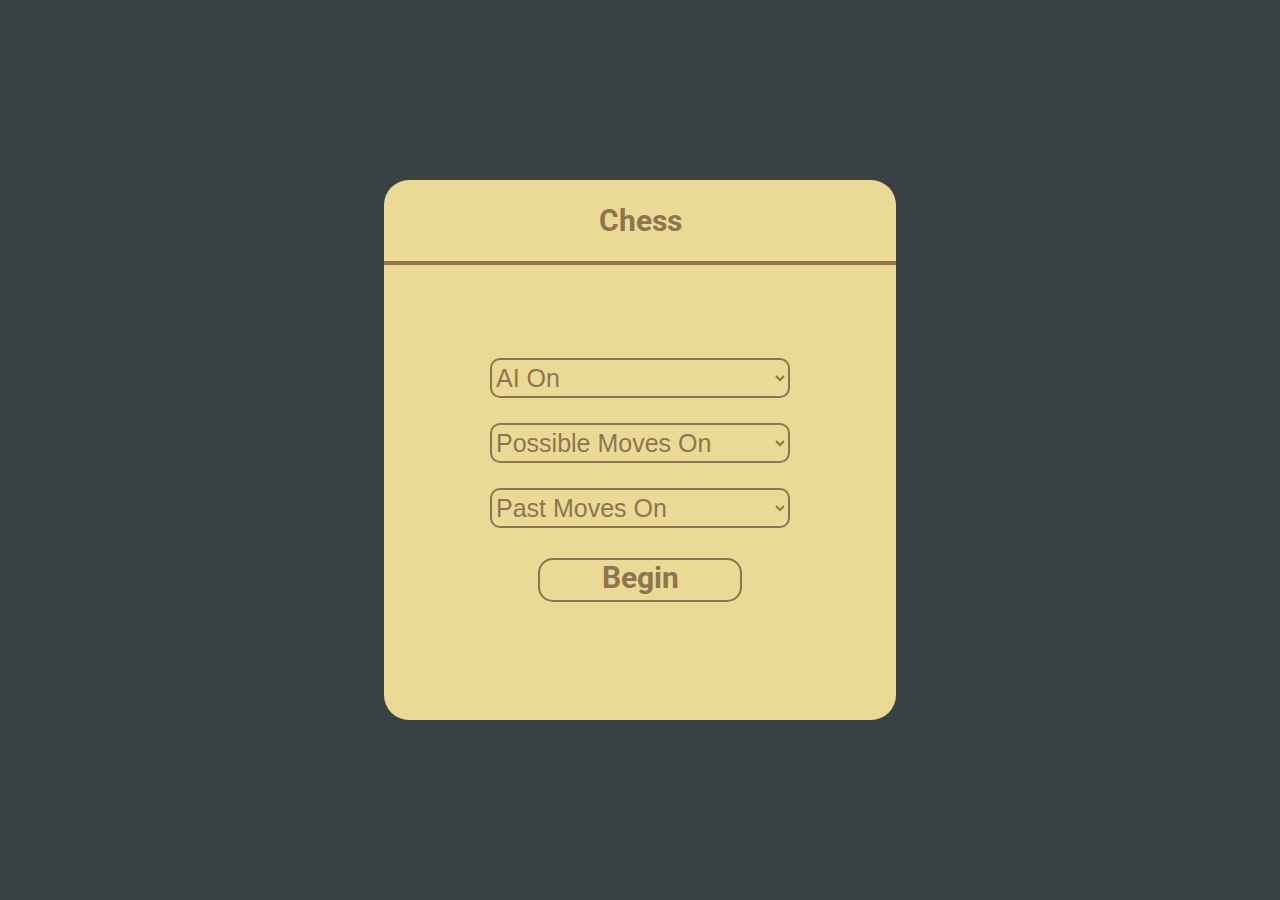
<file: index.html>
<html>
    <head>
        <link rel="stylesheet" href="styles.css">
        <link rel="preconnect" href="https://fonts.googleapis.com">
<link rel="preconnect" href="https://fonts.gstatic.com" crossorigin>
<link href="https://fonts.googleapis.com/css2?family=Roboto&display=swap" rel="stylesheet">
 
    </head>
 
    <body>
        <div class="main">
            <div class="center-holder">
                <div class="one">
                    <h3 id="title">Chess</h3>
                </div>
                <div class="two">
                   
                    <select name="ai" id="ai">
                      <option value="1">AI On</option>
                      <option value="0">AI Off</option>
                     
                    </select>
                    <select name="move" id="m">
                        <option value="m1">Possible Moves On</option>
                        <option value="m0">Possbile Moves Off</option>
                       
                      </select>
                      <select name="moveo" id="mo">
                        <option value="m1">Past Moves On</option>
                        <option value="m0">Past Moves Off</option>
                       
                      </select>
                      <h3 id="begin" onclick="navigate()">Begin</h3>
                </div>
                <div class="three">
                 
                </div>
 
            </div>
        </div>
        <script>
            function navigate(){
                let ai = document.getElementById("ai").value;
                let move = document.getElementById("m").value;
                let moveo = document.getElementById("mo").value;
                let a;
                let m;
                let mo;
                if(ai === "1"){
                    a = true;
                }
                else{
                    a = false;
                }
               
                if(move === "m1"){
                    m = true;
                }
                else{
                    m = false;
                }
                if(moveo === "m1"){
                    mo = true;
                }
                else{
                    mo = false;
                }
                window.location.href = "./chess.html?ai=" + a + "&sm=" + m + "&mo=" + mo;
            }
        </script>
        </body>
        </html>
</file>
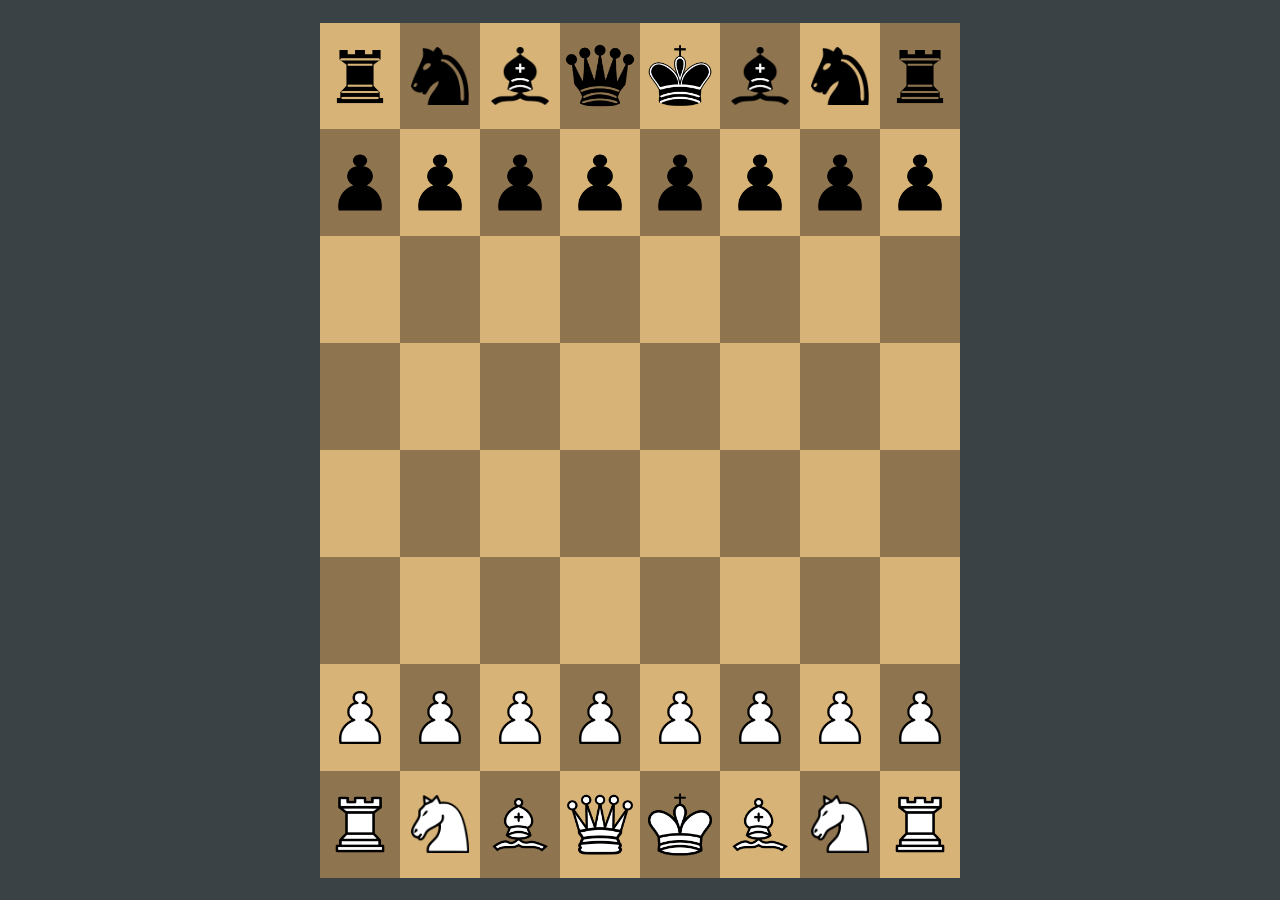
<file: chess.html>
<html>
    <head>
        <link rel="stylesheet" href="styles.css">
        <link rel="preconnect" href="https://fonts.googleapis.com">
<link rel="preconnect" href="https://fonts.gstatic.com" crossorigin>
<link href="https://fonts.googleapis.com/css2?family=Roboto&display=swap" rel="stylesheet">

    </head>

    <body>
        <div class="main">
            <div class="side" id="left">
                <!-- <h2>AI</h2>
                <input type="checkbox" id="myCheck" onclick="aichange()">
                -->
            </div>
        <div class="holder" id="holder">     
        </div>
        <div class="side" id="right">
            <h1 id="b"></h1>
            <h1 id="w"></h1>
        </div>
    </div>
    <script>
        let rook63Moved = false;
        let king60Moved = false;
        let rook56Moved = false;
        let rook7Moved = false;
        let rook0Moved = false;
        let king4Moved = false;
        let prevMove;
        let bCheck = false;
        let wCheck = false;
        let castled = false;
        const queryString = window.location.search;
        const urlParams = new URLSearchParams(queryString);
        let ai;
        let sm;
        let mo;
        if(urlParams.get('ai') === "true"){
            ai = true;
        }
        else{
            ai = false;
        }
    if(urlParams.get('sm') === "true"){
        sm = true;
    }
    else{
        sm = false;
    }
    if(urlParams.get('mo') === "true"){
        mo = true;
    }
    else{
        mo = false;
    }
        let chessGrid = [[['w', 0, 'br', []], ['b', 1, 'bk', []], ['w', 2, 'bb', []], ['b', 3, 'bq', []], ['w', 4, 'bki', []], ['b', 5, 'bb', []], ['w', 6, 'bk', []], ['b', 7, 'br', []]],
                         [['b', 8, 'bp', []], ['w', 9, 'bp', []], ['b', 10, 'bp', []], ['w', 11, 'bp', []], ['b', 12, 'bp', []], ['w', 13, 'bp'], ['b', 14, 'bp', []], ['w', 15, 'bp', []]],
                         [['w', 16, '', []], ['b', 17, '', []], ['w', 18, '', []], ['b', 19, '', []], ['w', 20, '', []], ['b', 21, '', []], ['w', 22, '', []], ['b', 23, '', []]],
                         [['b', 24, '', []], ['w', 25, '', []], ['b', 26, '', []], ['w', 27, '', []], ['b', 28, '', []], ['w', 29, '', []], ['b', 30, '', []], ['w', 31, '', []]],
                         [['w', 32, '', []], ['b', 33, '', []], ['w', 34, '', []], ['b', 35, '', []], ['w', 36, '', []], ['b', 37, '', []], ['w', 38, '', []], ['b', 39, '', []]],
                         [['b', 40, '', []], ['w', 41, '', []], ['b', 42, '', []], ['w', 43, '', []], ['b', 44, '', []], ['w', 45, '', []], ['b', 46, '', []], ['w', 47, '', []]],
                         [['w', 48, 'wp', []], ['b', 49, 'wp', []], ['w', 50, 'wp', []], ['b', 51, 'wp', []], ['w', 52, 'wp', []], ['b', 53, 'wp', []], ['w', 54, 'wp'], ['b', 55, 'wp', []]],
                         [['b', 56, 'wr', []], ['w', 57, 'wk', []], ['b', 58, 'wb', []], ['w', 59, 'wq', []], ['b', 60, 'wki', []], ['w', 61, 'wb', []], ['b', 62, 'wk'], ['w', 63, 'wr', []]]]
        let gridNum = 64;
        let rowCount = 8;
        let whiteTurn = true;
        let iArray = [0,1,2,3,4,5,6,7,8,9,10,11,12,13,14,15,16,17,18,19,20,21,22,23,24,25,26,27,28,29,30,31,32,33,34,35,36,37,38,39,40,41,42,43,44,45,46,47,48,49,50,51,52,53,54,55,56,57,58,59,60,61,62,63];
        let dif = true;

        let nId = iArray[Math.floor(Math.random() * iArray.length)];
        while(dif){
        for(let i = 0; i < iArray.length; i++){
            if(iArray[i] === nId){
                if(i === 0){
                iArray.splice(0, 1);
               
                }
                else{
                    iArray.splice(i, i);
                }
                nId = iArray[Math.floor(Math.random() * iArray.length)];
            }
        }
        if(iArray.length === 0){
            dif = false;
         //   alert("0");
        }
       
    }
        createGrid();
        allLegalMoves(chessGrid);
       
       // alert(chessGrid[1][1][3][1]);
        function createGrid(){
            document.getElementById("holder").style.setProperty("--grid-count", rowCount);
            for(let i = 0; i < chessGrid.length; i++){
                for(let x = 0; x < chessGrid[i].length; x++){
                let box = document.createElement("div");
                if(chessGrid[i][x][0] === 'w'){
                    box.classList.add("box-white");
                    box.classList.add("box");
                   
                }
                else{
                    box.classList.add("box-black");
                    box.classList.add("box");   
                }
                var img = document.createElement("img");
                if(chessGrid[i][x][2] == 'wq'){     
                         img.src = "wq.png";
                         img.classList.add("chess");
                    }
                    else if(chessGrid[i][x][2] == 'wp'){
                         var img = document.createElement("img");
                         img.src =  "wp.png";
                         img.classList.add("chess_pawn");  
                    }
                    else if(chessGrid[i][x][2] == 'wki'){
                         var img = document.createElement("img");
                         img.src = "wki.png";
                         img.classList.add("chess");  
                    }
                    else if(chessGrid[i][x][2] == 'wb'){
                         var img = document.createElement("img");
                         img.src = "wb.png";
                         img.classList.add("chess");  
                    }
                    else if(chessGrid[i][x][2] == 'wk'){
                         var img = document.createElement("img");
                         img.src = "wk.png";
                         img.classList.add("chess_knight");  
                    }
                    else if(chessGrid[i][x][2] == 'wr'){
                         var img = document.createElement("img");
                         img.src = "wr.png";
                         img.classList.add("chess");  
                    }
                    else  if(chessGrid[i][x][2] == 'bq'){     
                         img.src = "bq.png";
                         img.classList.add("chess");
                    }
                    else if(chessGrid[i][x][2] == 'bp'){
                         var img = document.createElement("img");
                         img.src = "bp.png";
                         img.classList.add("chess");  
                    }
                    else if(chessGrid[i][x][2] == 'bki'){
                         var img = document.createElement("img");
                         img.src = "bki.png";
                         img.classList.add("chess");  
                    }
                    else if(chessGrid[i][x][2] == 'bb'){
                         var img = document.createElement("img");
                         img.src = "bb.png";
                         img.classList.add("chess_bishop");  
                    }
                    else if(chessGrid[i][x][2] == 'bk'){
                         var img = document.createElement("img");
                         img.src = "bk.png";
                         img.classList.add("chess_knight");  
                    }
                    else if(chessGrid[i][x][2] == 'br'){
                         var img = document.createElement("img");
                         img.src = "br.png";
                         img.classList.add("chess");  
                    }
                    if(img.src){
                    box.appendChild(img);
                    }
                    box.addEventListener("click", function(){
                    alertId(this.id);
                 });
                box.id = chessGrid[i][x][1];
                document.getElementById("holder").appendChild(box);
                }
            }
        }
        let prev = -1;
        let currPiece = '';
        function inCheck(color, grid, futureChecking){
            let check = false;
            if(color === 'w'){
                let kingId;
                for(let i = 0; i < grid.length; i++){
                for(let x = 0; x < grid[i].length; x++){
                    if(grid[i][x][2] === 'wki'){
                       kingId = grid[i][x][1];
                    }
                }
            }
                for(let i = 0; i < grid.length; i++){
                for(let x = 0; x < grid[i].length; x++){
                    if(grid[i][x][2].charAt(0) === 'b'){
                        if(checkLegalMove(grid[i][x][1], kingId, grid[i][x][2], grid, true, false)){
                            check = true;
                            wCheck = true;
                        }
                    }
                }
            }
           
        }
        else{
            let kingId;
                for(let i = 0; i < grid.length; i++){
                for(let x = 0; x < grid[i].length; x++){
                    if(grid[i][x][2] === 'bki'){
                       kingId = grid[i][x][1];
                    }
                }
            }
                for(let i = 0; i < grid.length; i++){
                for(let x = 0; x < grid[i].length; x++){
                    if(chessGrid[i][x][2].charAt(0) === 'w'){
                        if(checkLegalMove(grid[i][x][1], kingId, grid[i][x][2], grid, true, false)){
                            check = true;
                            bCheck = true;
                        }
                    }
                }
            }
          
        }
        return check;
    }
        function alertId(e){ 
           
            let piece;
                 for(let i = 0; i < chessGrid.length; i++){
                for(let x = 0; x < chessGrid[i].length; x++){
                    if(chessGrid[i][x][1] == parseInt(e)){
                        piece = chessGrid[i][x][2];
                    }
                }
            }   
            if(piece !== '' && prev < 0){
                document.getElementById(e).classList.remove("box-white");
                document.getElementById(e).classList.remove("box-black");
                document.getElementById(e).classList.add("box-selected");
                let color;
                if(prev > -1){
                    
                    for(let i = 0; i < chessGrid.length; i++){
                      for(let x = 0; x < chessGrid[i].length; x++){
                    if(chessGrid[i][x][1] == prev){
                        color = chessGrid[i][x][0];
                        currPiece = chessGrid[i][x][2];
                       // alert(currPiece);
                    }
                }
                
            }   
            document.getElementById(prev).classList.remove("box-selected");
                if(color === 'w'){
                    document.getElementById(prev).classList.add("box-white");
                   
                }
                else{
                    document.getElementById(prev).classList.add("box-black");
                    
                }
               
                prev = parseInt(e);
                }
                else{

                
                prev = parseInt(e);
                for(let i = 0; i < chessGrid.length; i++){
                      for(let x = 0; x < chessGrid[i].length; x++){
                    if(chessGrid[i][x][1] == prev){
                        currPiece = chessGrid[i][x][2];
                       // alert(currPiece);
                    }
                }
            }
            let idArray;
            for(let i = 0; i < chessGrid.length; i++){
                      for(let x = 0; x < chessGrid[i].length; x++){
                    if(chessGrid[i][x][1] === prev){
                      idArray = chessGrid[i][x][3];
                    }
                }
            }
            if(sm){
            for(let z = 0; z < idArray.length; z++){
                for(let i = 0; i < chessGrid.length; i++){
                      for(let x = 0; x < chessGrid[i].length; x++){
                    if(chessGrid[i][x][1] === idArray[z]){
                        if(chessGrid[i][x][0] === "w"){
                        document.getElementById(idArray[z]).classList.add("box-possible");
                        }
                        else{
                            document.getElementById(idArray[z]).classList.add("box-possibleB");
                        }
                        document.getElementById(idArray[z]).classList.remove("box");
                        document.getElementById(idArray[z]).classList.remove("box-black");
                        document.getElementById(idArray[z]).classList.remove("box-prev");
                      
                    }
                }
            }
            }
        }

                }
                
            }
            
            else{
               
                if(currPiece !== ''){
            if(parseInt(e) !== prev){
                    let move = false;
                if(whiteTurn){
                    if(currPiece.charAt(0) === 'w'){
                       move = true;
                    }
                }
                else{
                    if(currPiece.charAt(0) === 'b'){
                       move = true;
                       
                    }
                }
                if(move && checkLegalMove(prev, parseInt(e), currPiece, chessGrid, false, true)){
                
                 makeMove(prev, parseInt(e), currPiece);
                
               
                 if(currPiece === 'wr' && prev === 63){
                    rook63Moved = true;
                 }
                 if(currPiece === 'wr' && prev === 56){
                    rook56Moved = true;
                 }
                 if(currPiece === 'br' && prev === 7){
                    rook7Moved = true;
                 }
                 if(currPiece === 'br' && prev === 0){
                    rook0Moved = true;
                 }
                 if(currPiece === 'wki'){
                    king60Moved = true;
                 }
                 if(currPiece === 'bki'){
                    king4Moved = true;
                 }      
                 let z;
                 for(let i = 0; i < chessGrid.length; i++){
                      for(let x = 0; x < chessGrid[i].length; x++){
                        if(chessGrid[i][x][1] === parseInt(e)){
                            z = x;
                        }
                      }
                    }
                 prevMove = [prev, parseInt(e), currPiece, z];
                 allLegalMoves(chessGrid);
                 whiteTurn = !whiteTurn;
                    if(!whiteTurn){
                        if(ai){
                            setTimeout(() => {  makeRandomMove("b", chessGrid);   allLegalMoves(chessGrid);}, 250);  
                     
                        }
                    }
                    allLegalMoves(chessGrid);
                }
               
            }
                currPiece = '';
                let color;
                for(let i = 0; i < chessGrid.length; i++){
                      for(let x = 0; x < chessGrid[i].length; x++){
                    if(chessGrid[i][x][1] == prev){
                        color = chessGrid[i][x][0];
                       
                       // alert(currPiece);
                    }
                }
            }
            for(let i = 0; i < chessGrid.length; i++){
                      for(let x = 0; x < chessGrid[i].length; x++){
                        if(sm){
                        document.getElementById(chessGrid[i][x][1]).classList.remove("box-possible");
                        document.getElementById(chessGrid[i][x][1]).classList.remove("box-possibleB");
                        }
                         if(chessGrid[i][x][0] === 'w'){
                    document.getElementById(chessGrid[i][x][1]).classList.add("box-white");
                }
                else{
                    document.getElementById(chessGrid[i][x][1]).classList.add("box-black");
                }
                      }
                    }
                    
                document.getElementById(prev).classList.remove("box-selected");
                if(color === 'w'){
                    document.getElementById(prev).classList.add("box-white");
                }
                else{
                    document.getElementById(prev).classList.add("box-black");
                }
               
                prev = -1;
            }

            }
           
           
           
        }
       function checkLegalMove(prevId, newId, piece, grid, checking, wantToMove){
        
        let legal = true;
        let piece2 = '';
        let p = getPiece(piece);
        let c = piece.charAt(0);
        let white = false;
        let rN = 0;
        let rP = 0;
        let cN = 0;
        let cP = 0;
        let prevSquareColor = '';
        let newSquareColor = '';
        let iValue;
        let xValue;  
       
        for(let i = 0; i < grid.length; i++){
                      for(let x = 0; x < grid[i].length; x++){
                    if(grid[i][x][1] == newId){
                   
                       piece2 = grid[i][x][2];
                      
                       rN = i;
                       cN = x;
                       newSquareColor = grid[i][x][0];
                       // alert(currPiece);
                    }
                    else if(grid[i][x][1] == prevId){
                       
                        rP = i;
                        cP = x;
                        prevSquareColor = grid[i][x][0];
                        iValue = i;
                        xValue = x;
                    }
                }
            }
          if(wantToMove){
           // alert(cP + " " + cN);
          }
        if(c === 'w'){
            white = true;
        }
        let queenLegal1 = true;
        let queenLegal2 = true;
        if(p === 'pawn'){
            if(!white){
                
               if(prevId > newId){
               
                legal = false;
               }
               if((newId - prevId) % 8 !== 0){
                if(piece2 !== ''){
                    if(newId - prevId !== 7 && newId - prevId !== 9){
                        legal = false;
                    }
                    
                    if((cP === 0 && cN === 7) || (cN === 0 && cP === 7)){
                        
                        legal = false;
                    }
                }
                else{
                    legal = false;
                }
               
               }
               else{
                if(piece2 !== ''){
                   
                        legal = false;
                    
                }
               }
               if(prevId > 7 && prevId < 16){
                if(newId > 31){
                    
                    legal = false;
                }
                for(let i = 0; i < grid.length; i++){
                    for(let x = 0; x < grid[i].length; x++){
                        if(grid[i][x][1] === prevId + 8){
                            if(grid[i][x][2] !== ''){
                                legal = false;
                            }
                        }
                       
                    }
                }
                
               }
               if(prevId > 15){
                 if(newId - prevId !== 8){
                    if(piece2 !== ''){
                    if(newId - prevId !== 7 && newId - prevId !== 9){
                        
                        legal = false;
                    }
                    if((cP === 0 && cN === 7) || (cN === 0 && cP === 7)){
                        legal = false;
                    }
                }
                else{
                    legal = false;
                }
                 }
                 else{
                if(piece2 !== ''){
                   
                        legal = false;
                    
                }
               }
               }
               if(prevMove){
              if(prevMove[2] === 'wp'){
               
                if(prevMove[0] - prevMove[1] === 16){
                    
                    if(((prevId === prevMove[1] + 1) || prevId === prevMove[1] - 1) && Math.abs(cP - prevMove[3]) !== 7){
                      
                       if(newId === prevMove[1] + 8){
                       
                         legal = true;
                         if(wantToMove){
                         deletePiece(prevMove[1]);
                        }
                       }
                    }
                    
                }
                
              }
            }
              
            }
            else{
                if(prevId < newId){
                    legal = false;
                }
                if((prevId - newId) % 8 !== 0){
                    if(piece2 !== ''){
                    if(prevId - newId !== 7 && prevId - newId !== 9){
                        legal = false;
                    }
                    if((cP === 0 && cN === 7) || (cN === 0 && cP === 7)){
                        legal = false;
                    }
                }
                else{
                    legal = false;
                }
               
               }
               else{
                if(piece2 !== ''){
                   
                        legal = false;
                    
                }
               }
               if(prevId > 47 && prevId < 56){
                if(newId < 32){
                    legal = false;
                }
                for(let i = 0; i < grid.length; i++){
                    for(let x = 0; x < grid[i].length; x++){
                        if(grid[i][x][1] === prevId - 8){
                            if(grid[i][x][2] !== ''){
                                legal = false;
                            }
                            
                        }
                    }
                }
               }
               if(prevId < 47){
                if(prevId - newId !== 8){
                    if(piece2 !== ''){
                    if(prevId - newId !== 7 && prevId - newId !== 9){
                      
                        legal = false;
                    }
                }
                else{
                    legal = false;
                }
                 }
                 else{
                if(piece2 !== ''){
                   
                        legal = false;
                    
                }
               }
               }
               if(prevMove){
              if(prevMove[2] === 'bp'){
               
                if(prevMove[1] - prevMove[0] === 16){
                    if((prevId === prevMove[1] + 1 || prevId === prevMove[1] - 1) && Math.abs(cP - prevMove[3]) !== 7){
                       
                       
                        
                       if(newId === prevMove[1] - 8){
                        
                         legal = true;
                         if(wantToMove){
                         deletePiece(prevMove[1]);
                        }
                       
                       }
                    
                    }
                    
                }
              }
            }
            }
            if(cN === 7 && cP === 0){
                legal = false;
            }
        }
        else if(p === 'king'){
           
            if(newId !== prevId + 1 && newId !== prevId - 1 && newId - prevId !== 8 && newId - prevId !== -8 && newId - prevId !== 9 && newId - prevId !== 7 && prevId - newId !== 9 && prevId - newId !== 7){
              
                legal = false;
            }
            if(Math.abs(cN - cP) === 7){
                legal = false;
            }
            if(white){
                if(!wCheck){
            if(p === 'king' && piece2 === 'wr'){
                if(grid[rN][cN][1] === 63){   
                    if(grid[rN][cN - 1][2] === '' && grid[rN][cN - 2][2] === ''){
                        if(!king60Moved && !rook63Moved){
                            if(wantToMove){
                               
                        makeMove(60, 62, 'wki');
                        makeMove(63, 61, 'wr');
                        castled = true;
                            }
                            return true;
                        }
                    }
                }
            }
             if(p === 'king' && piece2 === 'wr'){
                if(grid[rN][cN][1] === 56){   
                    if(grid[rN][cN + 1][2] === '' && grid[rN][cN + 2][2] === '' && grid[rN][cN + 3][2] === ''){
                        if(!king60Moved && !rook56Moved){
                            if(wantToMove){
                        makeMove(60, 58, 'wki');
                        makeMove(56, 59, 'wr');
                        castled = true;
                            }
                            return true;
                        }
                    }
                }
            }
        }
            }
            else{
                if(!bCheck){
            if(p === 'king' && piece2 === 'br'){
                if(grid[rN][cN][1] === 7){   
                    if(grid[rN][cN - 1][2] === '' && grid[rN][cN - 2][2] === ''){
                        if(!king4Moved && !rook7Moved){
                            if(wantToMove){
                        makeMove(4, 6, 'bki');
                        makeMove(7, 5, 'br');
                        castled = true;
                            }
                            return true;
                        }
                    }
                }
            }
             if(p === 'king' && piece2 === 'br'){
                if(grid[rN][cN][1] === 0){   
                    if(grid[rN][cN + 1][2] === '' && grid[rN][cN + 2][2] === '' && grid[rN][cN + 3][2] === ''){
                        if(!king4Moved && !rook0Moved){
                            if(wantToMove){
                        makeMove(4, 2, 'bki');
                        makeMove(0, 3, 'br');
                        castled = true;
                            }
                             return true;
                        }
                    }
                }
            }
        }
            }
        }    
        if(p === 'rook' || p === 'queen'){
           
           if(rN !== rP && cN !== cP){
           if(p === 'queen'){
            queenLegal1 = false;
           }
           else{
            legal = false;
           }
           }
           let vertPieces = [];
           let horzPieces = [];
           
           for(let i = 0; i < grid.length; i++){
            
           
            if(grid[i][cP][2] !== piece){
                vertPieces.push([grid[i][cP][1], grid[i][cP][2]]);
            }
            if(grid[rP][i][2] !== piece){
                horzPieces.push([grid[rP][i][1], grid[rP][i][2]]);
            }
        }
            if(rN === rP){
               
                for(let i = 0; i < horzPieces.length; i++){
                    
                       if(horzPieces[i][1] !== ''){
                        if((horzPieces[i][0] < prevId && horzPieces[i][0] > newId) || (horzPieces[i][0] > prevId && horzPieces[i][0] < newId)){
                            if(p === 'queen'){
                                 queenLegal1 = false;
                             }
                          else{
                             legal = false;
                         }
                        } 
                       }
                    
                }
            }
            else{
                for(let i = 0; i < vertPieces.length; i++){
                    
                    if(vertPieces[i][1] !== ''){
                     if((vertPieces[i][0] < prevId && vertPieces[i][0] > newId) || (vertPieces[i][0] > prevId && vertPieces[i][0] < newId)){
                        if(p === 'queen'){
                             queenLegal1 = false;
                             }
                          else{
                         legal = false;
                          }
                     } 
                    }
                 
             }
            }
           

            if(white){
                if(!wCheck){
            if(p === 'rook' && piece2 === 'wki'){
                if(grid[rN][cN][1] === 60){   
                    if(grid[rN][cN + 1][2] === '' && grid[rN][cN + 2][2] === ''){
                        if(!king60Moved && !rook63Moved){
                            if(wantToMove){
                        makeMove(60, 62, 'wki');
                        makeMove(63, 61, 'wr');
                        castled = true;
                            }

                            return false;
                        }
                    }
                }
            }
             if(p === 'rook' && piece2 === 'wki'){
                if(grid[rN][cN][1] === 60){   
                    if(grid[rN][cN - 1][2] === '' && grid[rN][cN - 2][2] === '' && grid[rN][cN - 3][2] === ''){
                        if(!king60Moved && !rook56Moved){
                            if(wantToMove){
                        makeMove(60, 58, 'wki');
                        makeMove(56, 59, 'wr');
                        castled = true;
                            }
                            return false;
                        }
                    }
                }
            }
            }
        }
            else{
                if(!bCheck){
               if(p === 'rook' && piece2 === 'bki'){
                   if(grid[rN][cN][1] === 4){   
                       if(grid[rN][cN + 1][2] === '' && grid[rN][cN + 2][2] === ''){
                           if(!king4Moved && !rook7Moved){
                            if(wantToMove){
                           makeMove(4, 6, 'bki');
                           makeMove(7, 5, 'br');
                           castled = true;
                            }
                            return false;
                           }
                       }
                   }
               }
                if(p === 'rook' && piece2 === 'bki'){
                   if(grid[rN][cN][1] === 4){   
                       if(grid[rN][cN - 1][2] === '' && grid[rN][cN - 2][2] === '' && grid[rN][cN - 3][2] === ''){
                           if(!king4Moved && !rook0Moved){
                            if(wantToMove){
                           makeMove(4, 2, 'bki');
                           makeMove(0, 3, 'br');
                            castled = true;
                            }
                            return false;
                           }
                       }
                   }
               }
               
               }
            }
            
       }   
        if(p === 'bishop' || p === 'queen'){
            if(prevSquareColor !== newSquareColor){
                if(p === 'queen'){
                    queenLegal2 = false;
                    
             }
             else{
            legal = false;
           }
            }
            if(Math.abs(rN - rP) !== Math.abs(cN - cP)){
                
                if(p === 'queen'){
                    queenLegal2 = false;
             }
             else{
            legal = false;
           }
            }
            let pieceArray = [];
            if(rN > rP && cN > cP){
                let x  = cP;
                for(let i = rP; i < rN; i++){  
                        if(x < 8 && grid[i][x][2] !== ''){
                            
                            if(grid[i][x][1] > prevId && grid[i][x][1] < newId){
                                if(p === 'queen'){
                    queenLegal2 = false;
             }
             else{
            legal = false;
           }
                            }
                        }
                      x++;
                    }  
            }
            else if(rN < rP && cN > cP){
                let x  = cP;
                for(let i = rP; i > 0; i--){  
                        if(x < 8 && grid[i][x][2] !== ''){
                            
                            if(grid[i][x][1] < prevId && grid[i][x][1] > newId){
                                if(p === 'queen'){
                    queenLegal2 = false;
             }
             else{
            legal = false;
           }
                            }
                        }
                      x++;
                    }  
            }
            else if(rN < rP && cN < cP){
                let x  = cP;
                for(let i = rP; i > 0; i--){  
                        if(x > 0 && grid[i][x][2] !== ''){
                            
                            if(grid[i][x][1] < prevId && grid[i][x][1] > newId){
                                if(p === 'queen'){
                    queenLegal2 = false;
             }
             else{
            legal = false;
           }
                            }
                        }
                      x--;
                    }  
            }
            if(rN > rP && cN < cP){
                let x  = cP;
                for(let i = rP; i < rN; i++){  
                        if(x > 0 && grid[i][x][2] !== ''){
                            
                            if(grid[i][x][1] > prevId && grid[i][x][1] < newId){
                                if(p === 'queen'){
                    queenLegal2 = false;
             }
             else{
            legal = false;
           }
                            }
                        }
                      x--;
                    }  
            }
            
           
        }
        if(p === 'queen'){
            
            if(!queenLegal1 && !queenLegal2){
                legal = false;
            }
        }
        if(p === 'knight'){
            if((rN !== rP - 2 || cN !== cP + 1) && (rN !== rP - 2 || cN !== cP - 1) && (rN !== rP + 2 || cN !== cP -1) && (rN !== rP + 2 || cN !== cP + 1) && (rN !== rP - 1 || cN !== cP + 2) && (rN !== rP + 1 || cN !== cP - 2) && (rN !== rP + 1 || cN !== cP + 2) && (rN !== rP - 1 || cN !== cP - 2) && (rN !== rP - 1 || cN !== cP + 2)){
                legal = false;
            }
            
        }
       
        if(piece2 !== '' && piece2.charAt(0) === piece.charAt(0)){
                legal = false;
            }
       if(!checking && legal){
            if(futureCheck(prevId, newId, piece, chessGrid)){
            legal = false;
        } 
    }
   
            return legal;
       }
       function futureCheck(pr, n, p, grid){
        let g = grid.map((subArray) => {
  return subArray.map((subSubArray) => {
    return subSubArray.slice();
  });
});
        for(let i = 0; i < g.length; i++){
            for(let x = 0; x < g[0].length; x++){
                if(g[i][x][1] === pr){
                    g[i][x][2] = '';
                }
                if(g[i][x][1] === n){
                    g[i][x][2] = p;
                }
            }
           
        } 
        if(inCheck(p.charAt(0), g, true)){
            console.log("t");
                return true;
            }
          
      // console.log(chessGrid);
      // console.log(g);
        return false;
       }
       function getPiece(piece){
        let fullPiece = '';
        if(piece.substring(1) === 'p'){
            fullPiece = "pawn";
        }
        else if(piece.substring(1) === 'k'){
             fullPiece = "knight";
        }
        else if(piece.substring(1) === 'b'){
            fullPiece = "bishop";
        }
        else if(piece.substring(1) === 'r'){
            fullPiece = "rook";
        }
        else if(piece.substring(1) === 'ki'){
            fullPiece = "king";
        }
        if(piece.substring(1) === 'q'){
             fullPiece = "queen";
        }
        return fullPiece;
       }
     function deletePiece(id){
        for(let i = 0; i < chessGrid.length; i++){
                for(let x = 0; x < chessGrid[i].length; x++){
                    if(chessGrid[i][x][1] === id){
                        chessGrid[i][x][2] = '';
                        var child = document.getElementById(id).lastElementChild; 
                         while (child) {
                              document.getElementById(id).removeChild(child);
                              child =  document.getElementById(id).lastElementChild;
                            }
                    }
                }
            }
     }
    
       function makeMove(prevId, newId, piece){
        if(!castled){
        
        hlPrev(prevId, newId);
        
        let white = false;
        if(piece.charAt(0) === 'w'){
            white = true;
        }
        for(let i = 0; i < chessGrid.length; i++){
                for(let x = 0; x < chessGrid[i].length; x++){
                    if(chessGrid[i][x][1] === prevId){
                        chessGrid[i][x][2] = '';
                         var child = document.getElementById(prevId).lastElementChild; 
                         while (child) {
                              document.getElementById(prevId).removeChild(child);
                              child =  document.getElementById(prevId).lastElementChild;
                            }

                    }
                    else if(chessGrid[i][x][1] === newId){
                        chessGrid[i][x][2] = piece;
                        var child = document.getElementById(newId).lastElementChild; 
                         while (child) {
                              document.getElementById(newId).removeChild(child);
                              child =  document.getElementById(newId).lastElementChild;
                            }
                            var img = document.createElement("img");
                            if(white){ 
                                img.src =   piece + ".png";
                            }
                            else{
                                img.src =   piece + ".png";
                            }
                           
                            if(piece === 'bk' || piece === 'wk'){
                                img.classList.add("chess_knight"); 
                            } 
                            else if(piece === 'wp'){
                                img.classList.add("chess_pawn"); 
                            } 
                            else if(piece === 'bb'){
                                img.classList.add("chess_bishop"); 
                            } 
                            else{
                                img.classList.add("chess"); 
                            }
                                document.getElementById(newId).appendChild(img);
                    }
                }
            }
            if(piece === 'wp'){
            if(newId > -1 && newId < 8){
                promote(newId, "wq");
            }
            }
            else if(piece === 'bp'){
            if(newId < 64 && newId > 55){
                promote(newId, "bq");
            }
            }
            evaluatePosition();
            inCheck('w', chessGrid, false);
            inCheck('b', chessGrid, false);
            if(inCheck('w', chessGrid, false)){
              if(inCheckMate('w', chessGrid)){
                document.getElementById("w").textContent = 'Checkmate';
              }
              else{
                document.getElementById("w").textContent = 'Check';
              }
            }
            else{
                document.getElementById("w").textContent = '';
                wCheck = false;
            }
            if(inCheck('b', chessGrid)){
               if(inCheckMate('b', chessGrid)){
                document.getElementById("b").textContent = 'Checkmate';
               }
               else{
                document.getElementById("b").textContent = 'Check';
               }
            }
            else{
                document.getElementById("b").textContent = '';
                bCheck = false;
            }

        }
        else{
            castled = false;
        }
       }
       function inCheckMate(color, grid){
            let checkMate = true;
            if(color === 'w'){
               
                for(let i = 0; i < grid.length; i++){
                for(let x = 0; x < grid[i].length; x++){
                    if(grid[i][x][2] !== '' && grid[i][x][2].charAt(0) === 'w'){
                    for(let z = 0; z < grid.length; z++){
                        for(let y = 0; y < grid[z].length; y++){
                       
                            if(grid[i][x][1] !== grid[z][y][1]){
                            if(checkLegalMove(grid[i][x][1], grid[z][y][1], grid[i][x][2], grid, true, false) && !futureCheck(grid[i][x][1], grid[z][y][1], grid[i][x][2], grid)){
                                checkMate = false;
                                
                            }
                        }
                        }
                        }
                    }
                       
                    
                }
            }
           
            
        }
        else{
           
            for(let i = 0; i < grid.length; i++){
                for(let x = 0; x < grid[i].length; x++){
                    if(grid[i][x][2] !== '' && grid[i][x][2].charAt(0) === 'b'){
                    for(let z = 0; z < grid.length; z++){
                        for(let y = 0; y < grid[z].length; y++){
                           
                            if(grid[i][x][1] !== grid[z][y][1]){
                            if(checkLegalMove(grid[i][x][1], grid[z][y][1], grid[i][x][2], grid, true, false) && !futureCheck(grid[i][x][1], grid[z][y][1], grid[i][x][2], grid)){
                                checkMate = false;
                               
                            }
                        }
                           
                        
                    
                    }
                }
            }
                }
            }
            
           
            console.log(checkMate);
        }
        return checkMate;
        }
        
    function aichange(){
        var checkBox = document.getElementById("myCheck");
        if (checkBox.checked == true){
           
        } else {
         text.style.display = "none";
        }
    }
    function allLegalMoves(grid){
        for(let i = 0; i < grid.length; i++){
            for(let x = 0; x < grid[i].length; x++){
                if(grid[i][x][2] !== ''){
                    grid[i][x][3] = [];
                    for(let z = 0; z < grid.length; z++){
                         for(let y = 0; y < grid[z].length; y++){
                            if(checkLegalMove(grid[i][x][1], grid[z][y][1], grid[i][x][2], grid, false, false) && !futureCheck(grid[i][x][1], grid[z][y][1], grid[i][x][2], grid)){
                                grid[i][x][3].push(grid[z][y][1]);
                   }
                }
            }
        }
    }
}
console.log(chessGrid);
    }


    function makeRandomMove(color, grid){
        let done = false;
        let idArray = [0,1,2,3,4,5,6,7,8,9,10,11,12,13,14,15,16,17,18,19,20,21,22,23,24,25,26,27,28,29,30,31,32,33,34,35,36,37,38,39,40,41,42,43,44,45,46,47,48,49,50,51,52,53,54,55,56,57,58,59,60,61,62,63];
        while(!done){
            if(idArray.length === 0){
        return false;
    }
    let randIndex = Math.floor(Math.random() * idArray.length);
        let randId = idArray[randIndex];
        for(let i = 0; i < grid.length; i++){
        for(let x = 0; x < grid[i].length; x++){
            if(grid[i][x][1] === randId){
                if(grid[i][x][2].charAt(0) !== color || grid[i][x][2] === ''){
                    idArray.splice(randIndex, 1);
                }
                else{
                     if(grid[i][x][3].length !== 0){
                        let randPos = grid[i][x][3][Math.floor(Math.random() * grid[i][x][3].length)];
                        prevMove = [grid[i][x][1], randPos, grid[i][x][2], x];
                        makeMove(grid[i][x][1], randPos, grid[i][x][2]);
                        
                       // alert(prevMove);
                        done = true;
                        whiteTurn = !whiteTurn;
                     }
                     else{
                        idArray.splice(randIndex, 1);
                     }
                }
            }
        }
    }
   
}
    }
    function hlPrev(o, n){
       if(mo){
        for(let i = 0; i < chessGrid.length; i++){
        for(let x = 0; x < chessGrid[i].length; x++){
            if(chessGrid[i][x][1] === o){
                document.getElementById(chessGrid[i][x][1]).classList.add("box-prev");
                
            }
            else if(chessGrid[i][x][1] === n){
                document.getElementById(chessGrid[i][x][1]).classList.add("box-prev1");
            }
            else{
                document.getElementById(chessGrid[i][x][1]).classList.remove("box-prev");
                document.getElementById(chessGrid[i][x][1]).classList.remove("box-prev1");
            }
        }
    }
}
}
function promote(id, piece){
    for(let i = 0; i < chessGrid.length; i++){
        for(let x = 0; x < chessGrid[i].length; x++){
            if(chessGrid[i][x][1] === id){
                chessGrid[i][x][2] = piece;
                document.getElementById(id).removeChild(document.getElementById(id).firstChild);
                var img = document.createElement("img");
                img.src =   piece + ".png";
                img.classList.add("chess");
                document.getElementById(id).appendChild(img);
            }
        }
    }
}
    
function evaluatePosition(){
  let positionScore = 0;
  let piecePoints = countMaterial();
  positionScore = piecePoints.whiteValue - piecePoints.blackValue;
  console.log(positionScore);
    
}
function countMaterial(){
    let pawnValue = 1;
    let bishopValue = 3;
    let knightValue = 3;
    let rookValue = 5;
    let queenValue = 9;
    let whiteValue = 0;
    let blackValue = 0;
    for(let i = 0; i < chessGrid.length; i++){
        for(let x = 0; x < chessGrid[i].length; x++){
            let piece = chessGrid[i][x][2];
            if(piece === 'wp'){
                whiteValue += pawnValue;
            }
            else if(piece === 'wb'){
                whiteValue += bishopValue;
            }
            else if(piece === 'wk'){
                whiteValue += knightValue;
            }
            else if(piece === 'wr'){
                whiteValue += rookValue;
            }
            else if(piece === 'wq'){
                whiteValue += queenValue;
            }
            else if(piece === 'bp'){
                blackValue += pawnValue;
            }
            else if(piece === 'bb'){
                blackValue += bishopValue;
            }
            else if(piece === 'bk'){
                blackValue += knightValue;
            }
            else if(piece === 'br'){
                blackValue += rookValue;
            }
            else if(piece === 'bq'){
                blackValue += queenValue;
            }
        }
    }
    return {whiteValue, blackValue};
}

function Search(){
    let depth = 1;
   
    while(depth > 0){
       makeAllMoves('w', chessGrid);
      // makeAllMoves('b', chessGrid); 
       depth--;
    }
}
//const timer = ms => new Promise(res => setTimeout(res, ms));
let depth = 1;
//Search();

function makeAllMoves(color, grid){

        for(let i = 0; i < grid.length; i++){
        for(let x = 0; x < grid[i].length; x++){
          if(grid[i][x][2].charAt(0) === color){
            for(let z = 0; z < grid[i][x][3].length; z++){
                let piece = grid[i][x][2];
                
                makeMove(grid[i][x][1], grid[i][x][3][z], grid[i][x][2]);
              //   await timer(250);
                makeMove(grid[i][x][3][z], grid[i][x][1], piece);
              //  depth = 1;
                }
                
            }
          }
     }
     
    }
    
   

/*function makeRandomMove(color, grid){
    // let uidArray = [0,1,2,3,4,5,6,7,8,9,10,11,12,13,14,15,16,17,18,19,20,21,22,23,24,25,26,27,28,29,30,31,32,33,34,35,36,37,38,39,40,41,42,43,44,45,46,47,48,49,50,51,52,53,54,55,56,57,58,59,60,61,62,63];
     
    let madeMove = false;
    let idArray = [0,1,2,3,4,5,6,7,8,9,10,11,12,13,14,15,16,17,18,19,20,21,22,23,24,25,26,27,28,29,30,31,32,33,34,35,36,37,38,39,40,41,42,43,44,45,46,47,48,49,50,51,52,53,54,55,56,57,58,59,60,61,62,63];
 //   while(!madeMove){
     
    let randId = idArray[Math.floor(Math.random() * idArray.length)];
    let found = false;
    let piece = '';
    while(!found){
    for(let i = 0; i < grid.length; i++){
        for(let x = 0; x < grid[i].length; x++){
            if(grid[i][x][2].charAt(0) === color && grid[i][x][2] !== '' && grid[i][x][1] === randId){
                found = true;
                piece = grid[i][x][2];
               
                
            }
            else if(grid[i][x][1] === randId && (grid[i][x][2].charAt(0) !== color || grid[i][x][2] === '')){
                for(let z = 0; z < idArray.length; z++){
                    if(idArray[z] === randId){
                       
                            idArray.splice(z, 1);
                        
                    }
                }
                randId = idArray[Math.floor(Math.random() * idArray.length)];
            }
        }
    }
    }
    let newIdArray = [0,1,2,3,4,5,6,7,8,9,10,11,12,13,14,15,16,17,18,19,20,21,22,23,24,25,26,27,28,29,30,31,32,33,34,35,36,37,38,39,40,41,42,43,44,45,46,47,48,49,50,51,52,53,54,55,56,57,58,59,60,61,62,63];
    let newId = newIdArray[Math.floor(Math.random() * newIdArray.length)];
    let newFound = false;
    //alert(randId + piece);
    while(!newFound){
    for(let i = 0; i < grid.length; i++){
        for(let x = 0; x < grid[i].length; x++){
            if(grid[i][x][1] === newId){
                
                 // if(piece !== undefined){  
                alert(piece);
                if(checkLegalMove(randId, newId, piece, chessGrid, false)){
                    
                                newFound = true;
                                madeMove = true;
                                makeMove(randId, newId, piece);
                                whiteTurn = !whiteTurn;
                                break;
                                
                 }
                 else{
                    
                    for(let z = 0; z < newIdArray.length; z++){
                       // alert("n" + newId);
                       // alert(newIdArray[z]);
                      if(newIdArray[z] === newId){
                        
                      
                            newIdArray.splice(z, 1);
                           
                        
                       
                    }
                }
                
              // alert(newIdArray)
                
                 }
                 newId = newIdArray[Math.floor(Math.random() * newIdArray.length)];
            }
        }
            }
        }
        if(newIdArray.length === 0){
            newFound = true;
        }
    //}
    
//}
   // alert(randId);
} */
    /*function makeRandomMove(color, grid){
        let notDone = true;
    while(notDone){
        alert("2");
        let difColor = true;
        let randId = Math.floor(Math.random() * 64);
        let piece;
        while(difColor){
            for(let i = 0; i < grid.length; i++){
                for(let x = 0; x < grid[i].length; x++){
                    if(grid[i][x][1] === randId){
                        if(grid[i][x][2].charAt(0) === color){
                            piece = grid[i][x][2];
                            difColor = false;
                        }
                        else{
                            randId = Math.floor(Math.random() * 64);
                            break;
                        }
                    }
                }
            }
        }
        
        let idArray = [0,1,2,3,4,5,6,7,8,9,10,11,12,13,14,15,16,17,18,19,20,21,22,23,24,25,26,27,28,29,30,31,32,33,34,35,36,37,38,39,40,41,42,43,44,45,46,47,48,49,50,51,52,53,54,55,56,57,58,59,60,61,62,63];
        let notMove = true;
        let nextId = idArray[Math.floor(Math.random() * idArray.length)];
        
        while(notMove){
        for(let i = 0; i < grid.length; i++){
                for(let x = 0; x < grid[i].length; x++){
                    if(grid[i][x][1] === nextId){  
                               
                            if(grid[i][x][1] !== randId){
                               // alert("k");
                            if(checkLegalMove(randId, nextId, piece, grid, true)){
                               //alert("ok");
                                notMove = false;
                                notDone = false;

                                makeMove(randId, nextId, piece);
                                whiteTurn = !whiteTurn
                                break;
                                
                            }
                                else{
                                     
                                     for(let z = 0; z < idArray.length; z++){
                                        if(idArray[z] === nextId){
                                            if(z === 0){
                                                idArray.splice(0, 1);
                                            }
                                            else{
                                                idArray.splice(z, z);
                                            }
                                          
                                        }

                                     }

                                     nextId = idArray[Math.floor(Math.random() * idArray.length)];
                                     alert("n" + nextId);
                                     console.log(idArray);
                                }
                            
                        }
                        
                    }
                       
                    
                }
            }
            if(idArray.length === 0){
                alert("1");
                break;
                notMove = false;
            }
            if(idArray.length === 1){
                alert("at 1");
               
            }
        }
    }
} */
    
    </script>
    </body>
</html>
</file>
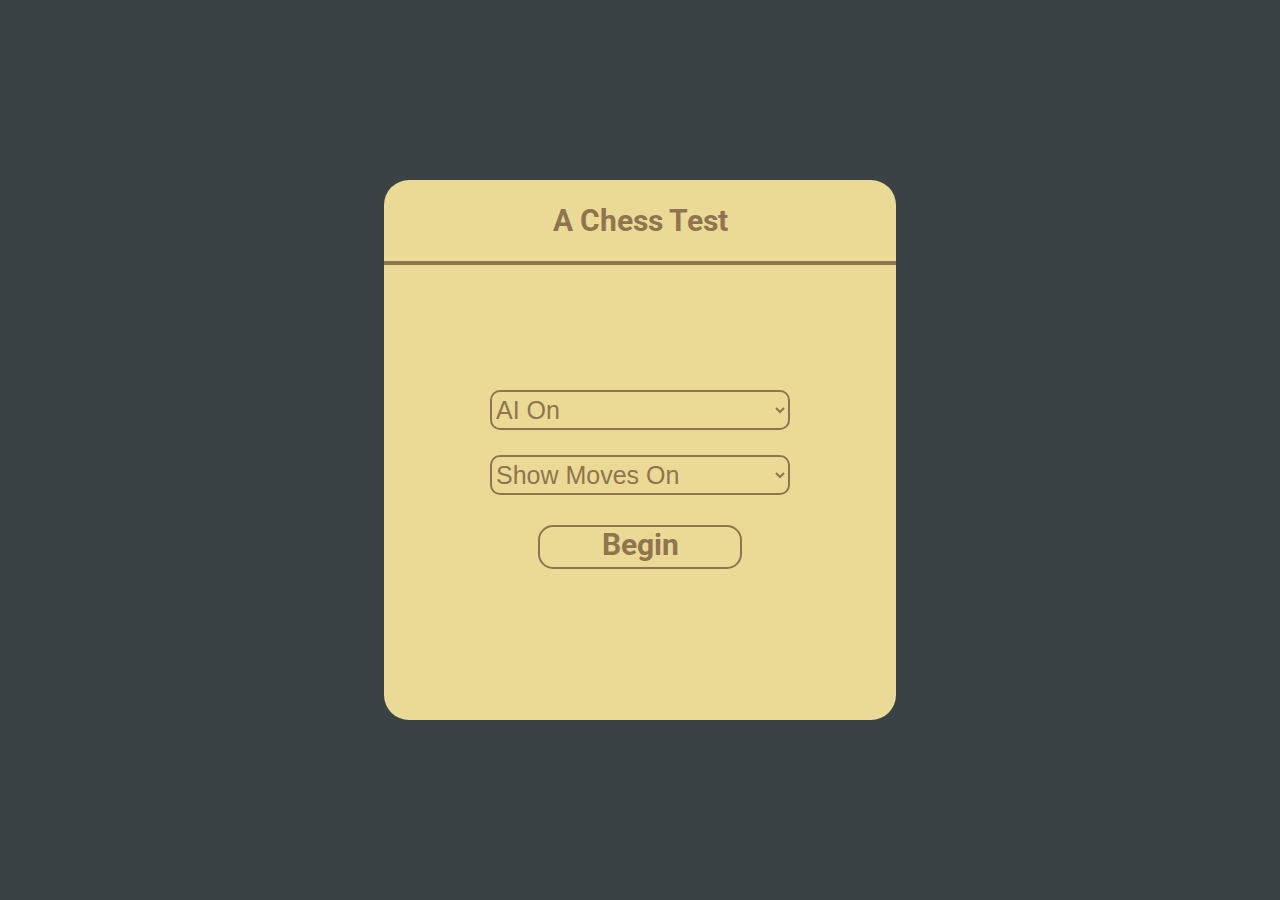
<file: home.html>
<html>
    <head>
        <link rel="stylesheet" href="styles.css">
        <link rel="preconnect" href="https://fonts.googleapis.com">
<link rel="preconnect" href="https://fonts.gstatic.com" crossorigin>
<link href="https://fonts.googleapis.com/css2?family=Roboto&display=swap" rel="stylesheet">

    </head>

    <body>
        <div class="main">
            <div class="center-holder">
                <div class="one">
                    <h3 id="title">A Chess Test</h3>
                </div>
                <div class="two">
                   
                    <select name="ai" id="ai">
                      <option value="1">AI On</option>
                      <option value="0">AI Off</option>
                      
                    </select>
                    <select name="move" id="m">
                        <option value="m1">Show Moves On</option>
                        <option value="m0">Show Moves Off</option>
                        
                      </select>
                      <h3 id="begin" onclick="navigate()">Begin</h3>
                </div>
                <div class="three">
                  
                </div>

            </div>
        </div>
        <script>
            function navigate(){
                let ai = document.getElementById("ai").value;
                let move = document.getElementById("m").value;
                let a;
                let m;
                if(ai === "1"){
                    a = true;
                }
                else{
                    a = false;
                }
               
                if(move === "m1"){
                    m = true;
                }
                else{
                    m = false;
                }
                window.location.href = "./index.html?ai=" + a + "&sm=" + m;
            }
        </script>
        </body>
        </html>
</file>
<file: styles.css>
:root{
    --border-color: white;
    --bg-color: #3a4246;
    --ibg-color: #BFB8AD;
    --black: #8F754F;
    --white: #D7B377;
    --grid-count: 5;
}
body{
    width: 100vw;
    height: 100vh;
    margin: 0;
    padding: 0;
    font-family: 'Roboto', sans-serif;
   
}
.holder{
    width: 50vw;
    height: 95vh;
    display: grid;
    grid-template-columns: repeat(var(--grid-count), 1fr);
    justify-items: center;
    align-items: center;
    background-color: var(--ibg-color);
   
}
.side{
    display: flex;
    flex-direction: column;
    justify-content: space-between;
    align-items: center;
    width: 25vw;
    height: 100vh;
    margin-left: 25px;
}
h2{
    color: var(--black);
    margin-right: 15px;
}
#bb{
    text-align: end;
}
#myCheck{
    width: 20px;
    height: 20px;
   
}
h1{
    color: var(--black);
    width: 20vw;
}
#w{
    color: var(--white);
   
}
.center-holder{
    width: 40vw;
    height: 60vh;
    background-color: rgb(235, 218, 150);
    border-radius: 25px;
}
.main{
width: 100%;
height: 100%;
display: flex;
justify-content: center;
align-items: center;
background-color: var(--bg-color);
 
}
#title{
    font-size: 30px;
    color: var(--black);
}
#begin{
    font-size: 30px;
    color: var(--black);
    width: 200px;
    height: 40px;
    border-radius: 15px;
    border: 2px solid var(--black);
    text-align: center;
    border: 2px solid var(--black);
 
}
.one{
    height: 15%;
    width: 100%;
    border-bottom: 4px solid  var(--black);
    display: flex;
    justify-content: center;
    align-items: center;
}
#ai{
    width: 300px;
    height: 40px;
    background-color: rgb(235, 218, 150);
    font-size: 25px;
    border-radius: 10px;
    color: var(--black);
    border: 2px solid var(--black);
}
#ai:hover{
    background-color: white;
}
#m:hover{
    background-color: white;
}
#m{
    margin-top: 25px;
    width: 300px;
    height: 40px;
    background-color: rgb(235, 218, 150);
    font-size: 25px;
    border-radius: 10px;
    color: var(--black);
    border: 2px solid var(--black);
 
}
#mo{
    margin-top: 25px;
    width: 300px;
    height: 40px;
    background-color: rgb(235, 218, 150);
    font-size: 25px;
    border-radius: 10px;
    color: var(--black);
    border: 2px solid var(--black);
 
}
#begin:hover{
    cursor: pointer;
    background-color: white;
}
.two{
    height: 85%;
    width: 100%;
    display: flex;
    flex-direction: column;
    justify-content: center;
    align-items: center;
   
}
 
.two-o{
    width: 70%;
    height: 100%;
   
}
.two-t{
    width: 30%;
    height: 100%;
}
.box-white{
    width: calc(50vw/8);
    height: calc(95vh/8);
    background-color: var(--white);
    display: flex;
    justify-content: center;
    align-items: center;
}
 
.box-selected{
    width: calc(50vw/8);
    height: calc(95vh/8);
    background-color: white;
    display: flex;
    justify-content: center;
    align-items: center;
}

.box-black{
   
    width: calc(50vw/8);
    height: calc(95vh/8);
    background-color: var(--black);
    display: flex;
    justify-content: center;
    align-items: center ;
   
}
.box:hover{
    background-color: wheat;
}
.box-selected:hover{
    width: calc(50vw/8);
    height: calc(95vh/8);
    background-color: rgb(196, 193, 193);
}
.box-prev{
    width: calc(50vw/8);
    height: calc(95vh/8);
    background-color: rgb(236, 236, 158);
    display: flex;
    justify-content: center;
    align-items: center ;
}
.box-circle{
    width: calc(50vw/20);
    height: calc(95vh/20);
    background-color: rgb(197, 151, 247);
    display: flex;
    justify-content: center;
    align-items: center;
    border-radius: 10;

   
}
.box-prev1{
    width: calc(50vw/8);
    height: calc(95vh/8);
    background-color: rgb(235, 235, 113);
    display: flex;
    justify-content: center;
    align-items: center ;
}
.chess{
    width: calc(50vw/9);
    height: calc(50vw/9);
}
.chess_pawn{
    width: calc(50vw/15);
    height: calc(50vw/12);
}
.chess_knight{
    width: calc(50vw/11);
    height: calc(50vw/11);
}
.chess_bishop{
    width: calc(50vw/11);
    height: calc(50vw/11);
}
 

.box-possible{
    width: calc(50vw/8);
    height: calc(95vh/8);
    background-color: rgb(98, 137, 95)  !important;
    display: flex;
    justify-content: center;
    align-items: center;
   
   
   
}

.box-possibleB{
    width: calc(50vw/8);
    height: calc(95vh/8);
    background-color: rgb(80, 122, 76)  !important;
    display: flex;
    justify-content: center;
    align-items: center;
   
   
   
}
</file>
